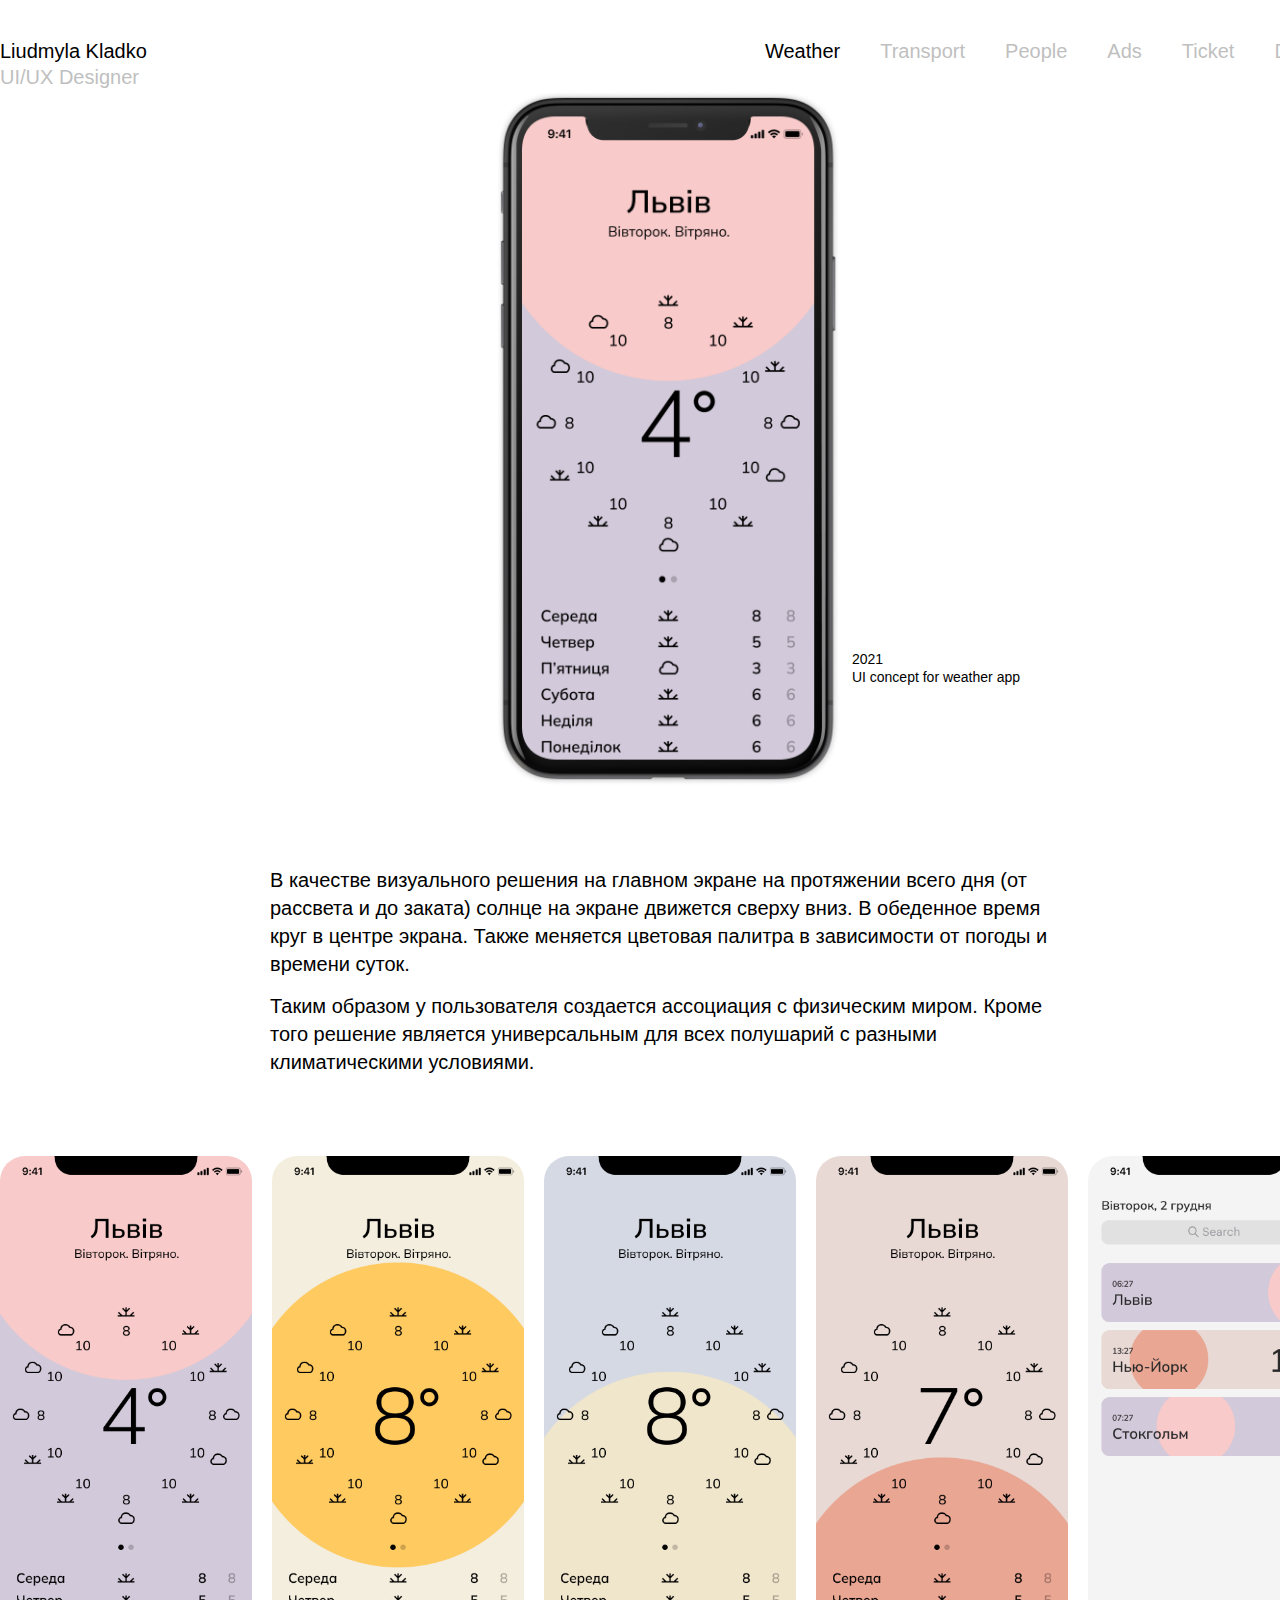
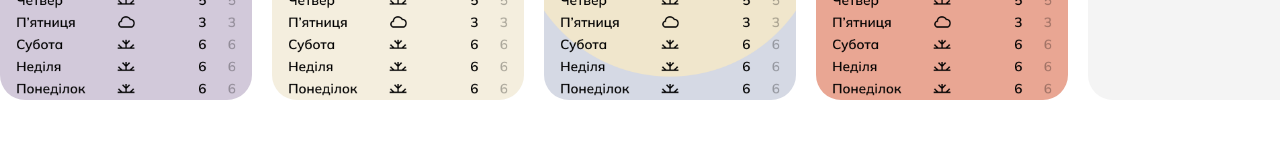
<file: index.html>
<!DOCTYPE html>
<html lang="en">

<head>
    <meta charset="UTF-8">
    <meta http-equiv="X-UA-Compatible" content="IE=edge">
    <meta name="viewport" content="width=device-width, initial-scale=1.0">
    <title>Portfolio</title>
    <link rel="stylesheet" href="css/styles.css">
</head>

<body>
    <div class="site-container">
        <header class="header">
            <div class="container header__container">
                <div class="left-info">
                    <h2 class="name">Liudmyla Kladko</h2>
                    <h2 class="title">UI/UX Designer</h2>
                </div>
                <div class="right-info">
                    <nav class="nav header__nav">
                        <ul class="nav__list">
                            <li class="nav__item"><a class="nav__link nav__link--current" href="index.html">Weather</a>
                            </li>
                            <li class="nav__item"><a class="nav__link" href="root.html">Transport</a></li>
                            <li class="nav__item"><a class="nav__link" href="people.html">People</a>
                            </li>
                            <li class="nav__item"><a class="nav__link" href="ads.html">Ads</a></li>
                            <li class="nav__item"><a class="nav__link" href="http://uz-ticket.webflow.io"
                                    target="_blank">Ticket</a>
                            </li>
                            <li class="nav__item"><a class="nav__link" href="daily.html"
                                >Daily ui</a>
                            </li>
                        </ul>
                    </nav>
                </div>
            </div>
        </header>
        <main class="main">
            <div class="container main__container weather__container">
                <section class="weather-hero">
                    <img class="hero__img" width="348" height="696" src="images/weather-main.png">
                    <div class="weather-hero__info">
                        <h3 class="hero__year">2021</h3>
                        <h3 class="hero__description">UI concept for weather app</h3>
                    </div>
                </section>
                <section class="text-weather">
                    <p>В качестве визуального решения на главном экране на протяжении всего дня (от рассвета и до
                        заката) солнце на экране движется сверху вниз. В обеденное время круг в центре экрана. Также
                        меняется цветовая палитра в зависимости от погоды и времени суток.
                    </p>
                    <br>
                    <p>Таким образом у пользователя создается ассоциация с физическим миром. Кроме того решение является
                        универсальным для всех полушарий с разными климатическими условиями.</p>
                </section>
                <section class="grid">
                    <ul class="grid__list">
                        <li class="grid__item grid__item--1">
                            <img src="images/Home_Morning.png" alt="">
                        </li>
                        <li class="grid__item grid__item--2">
                            <img src="images/Home_Day.png" alt="">
                        </li>
                        <li class="grid__item grid__item--3">
                            <img src="images/Home_Evening.png" alt="">
                        </li>
                        <li class="grid__item grid__item--4">
                            <img src="images/Home_Sunset.png" alt="">
                        </li>
                        <li class="grid__item grid__item--4">
                            <img src="images/cities.png" alt="">
                        </li>

                    </ul>
                </section>
            </div>
        </main>
    </div>
</body>

</html>
</file>
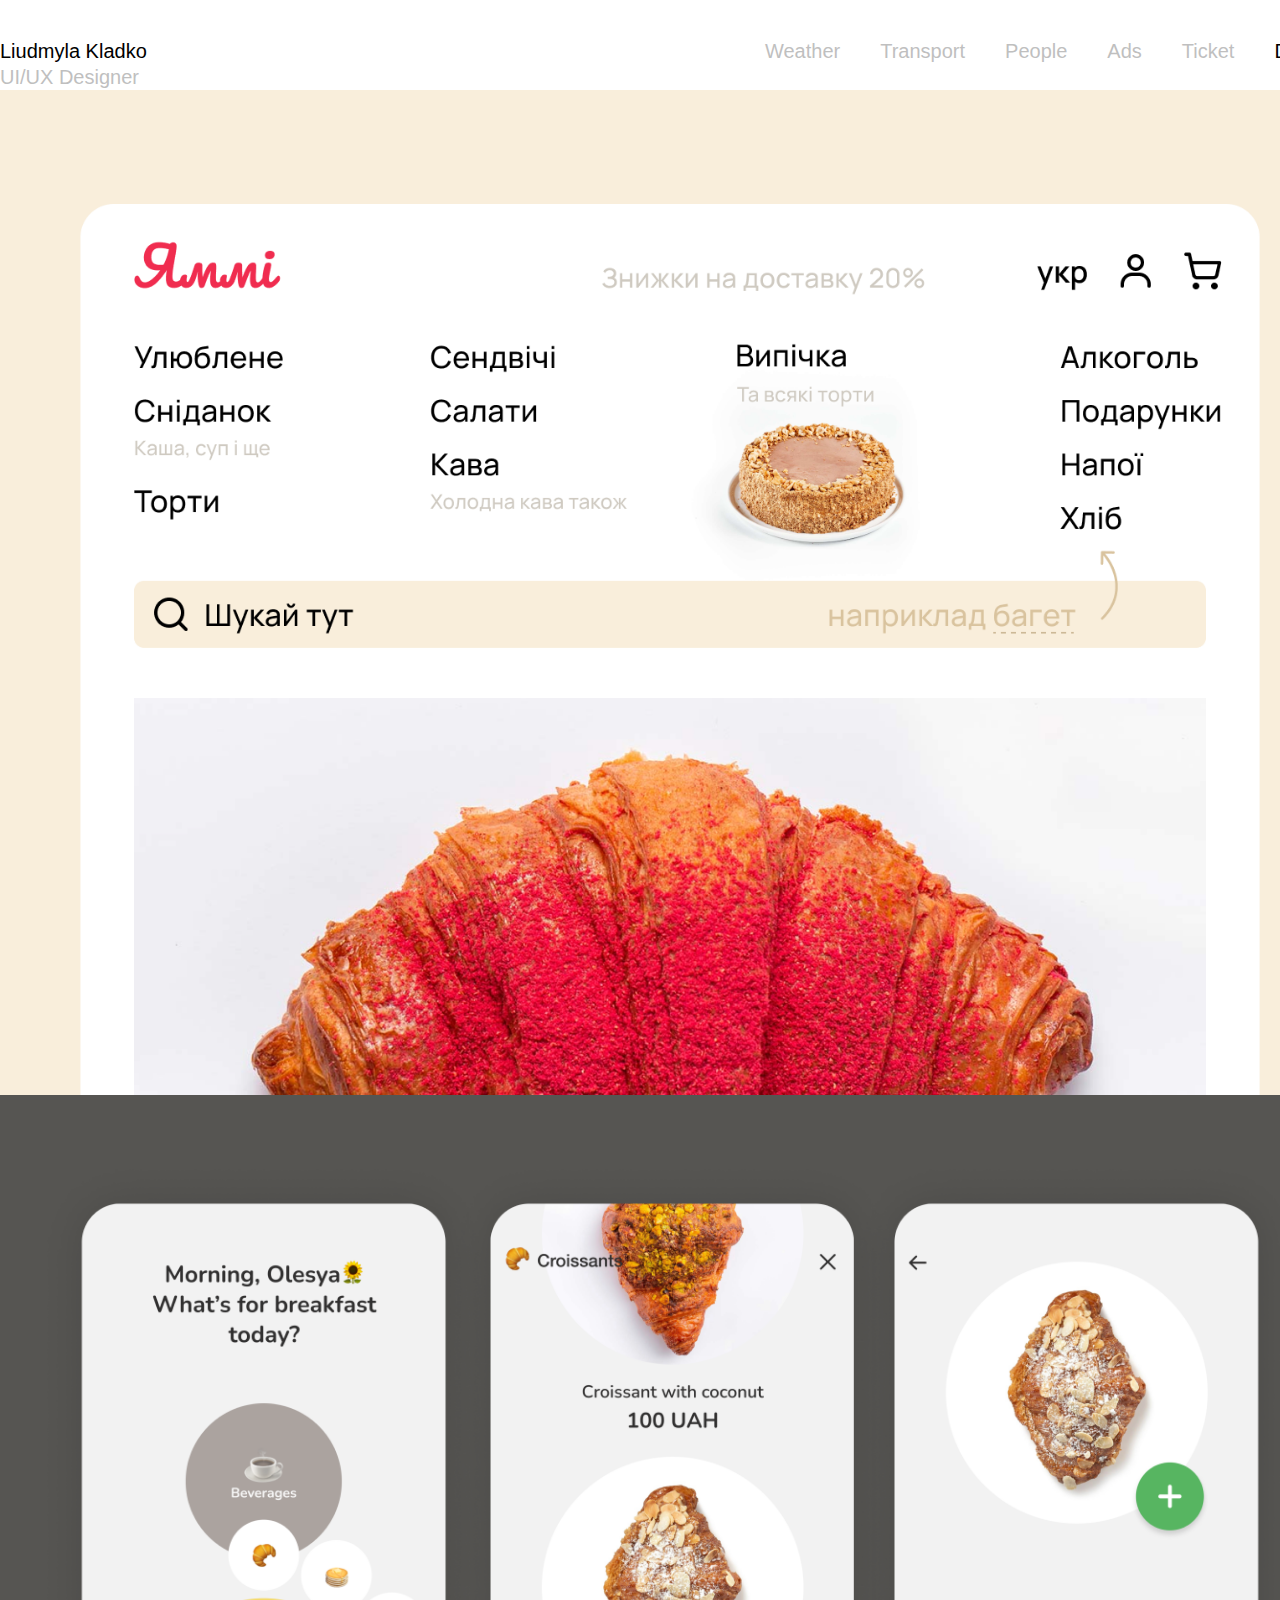
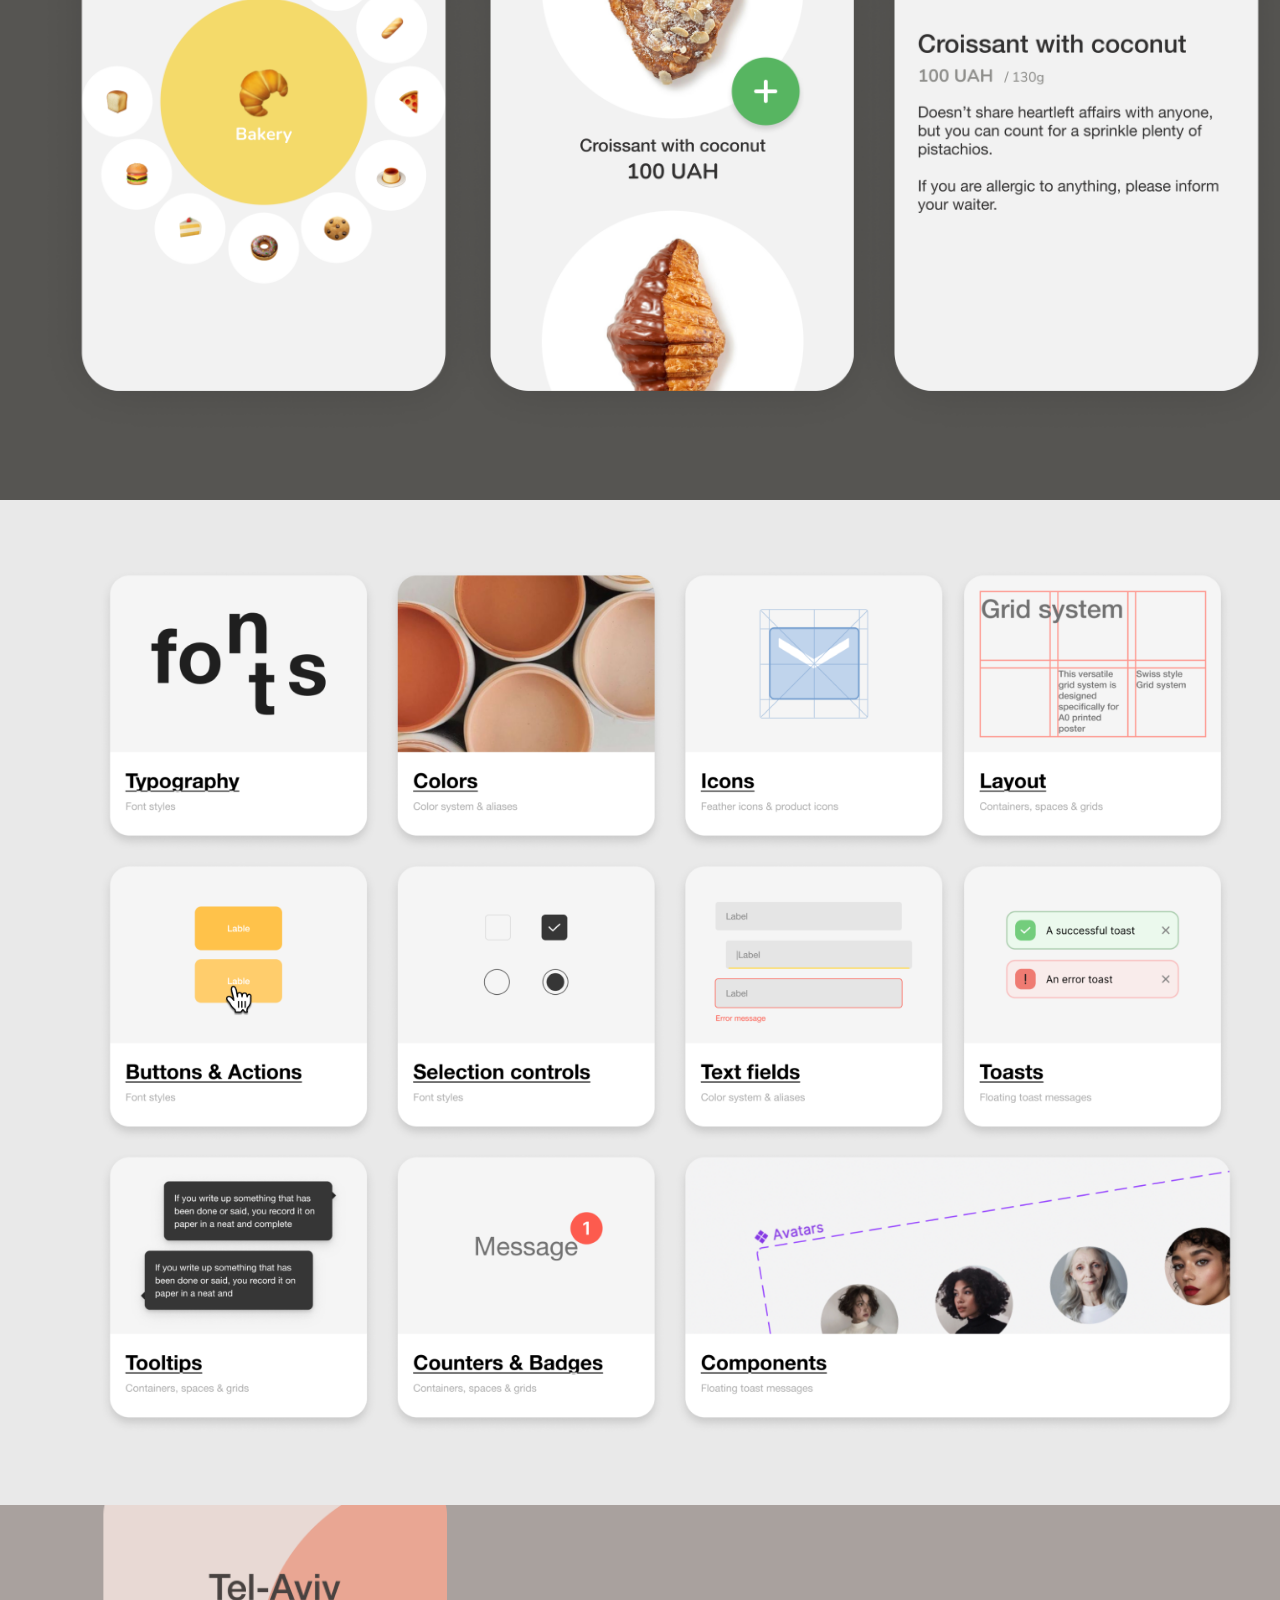
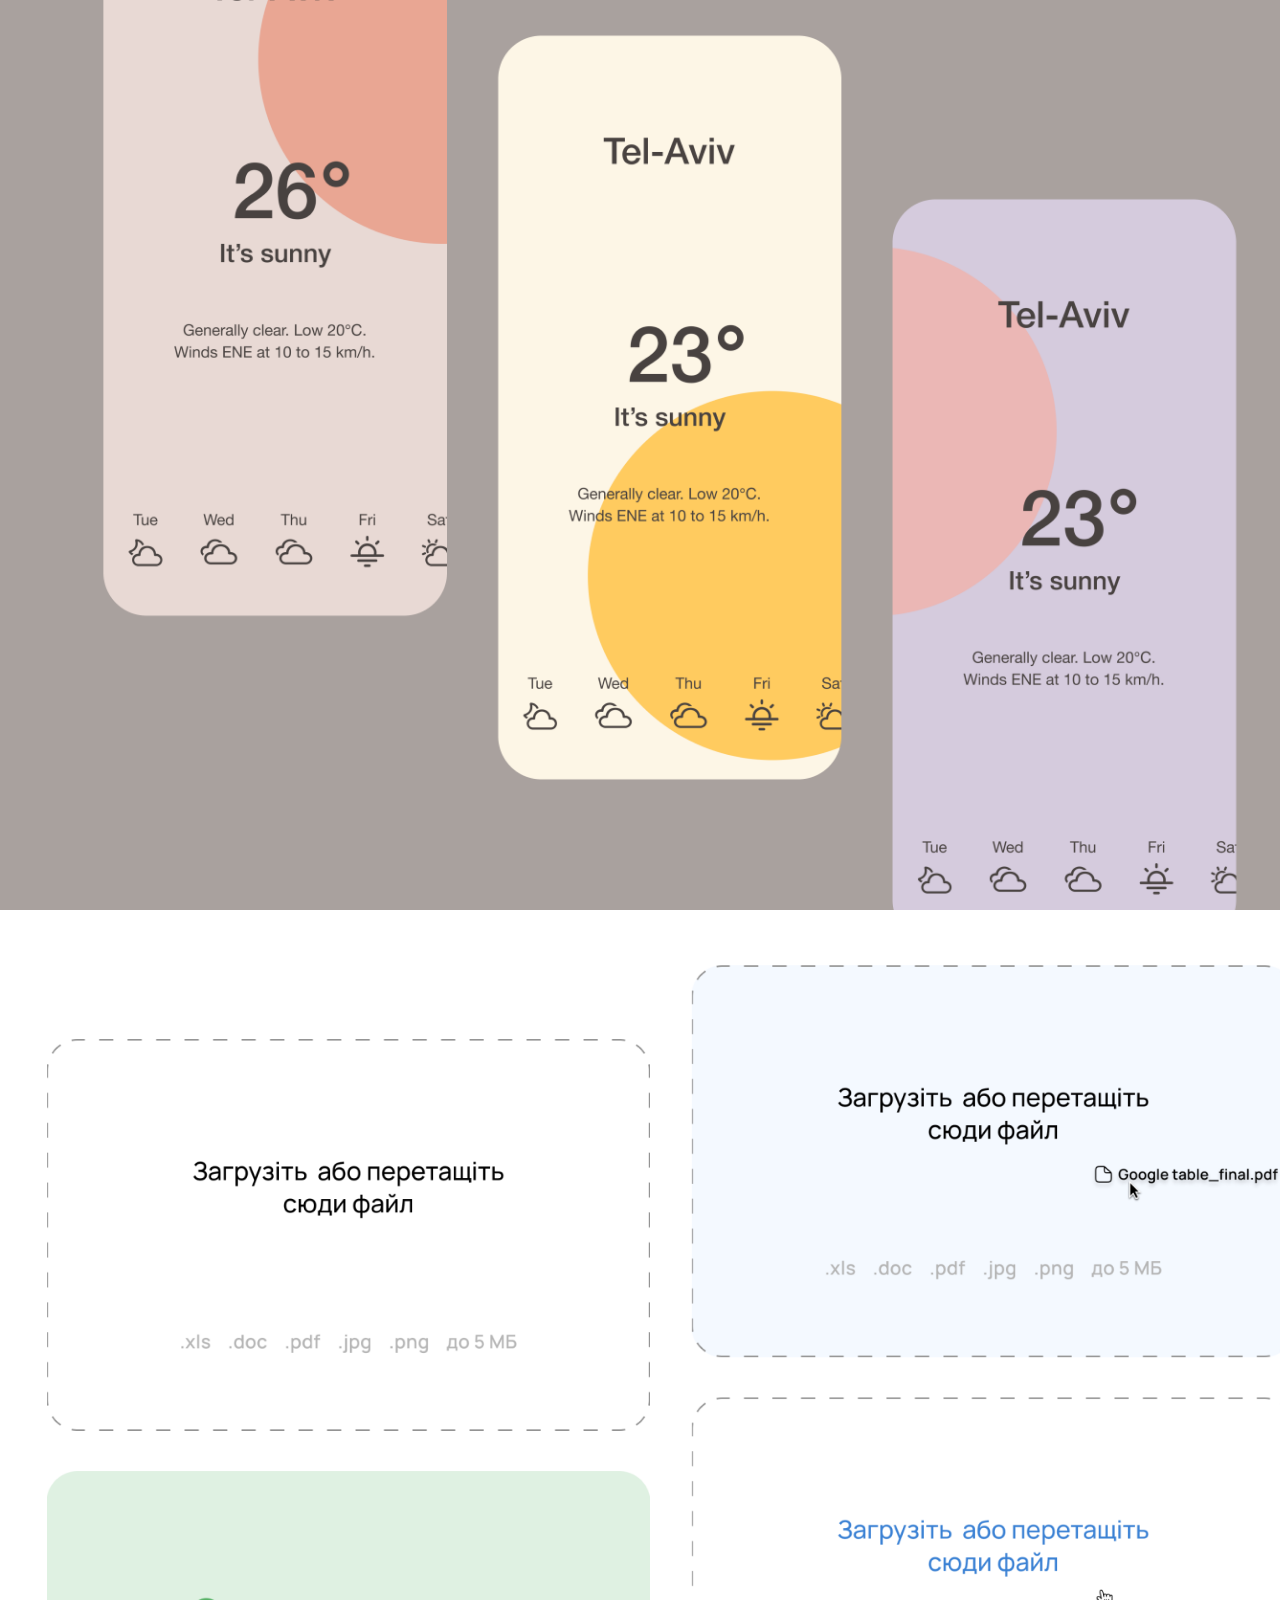
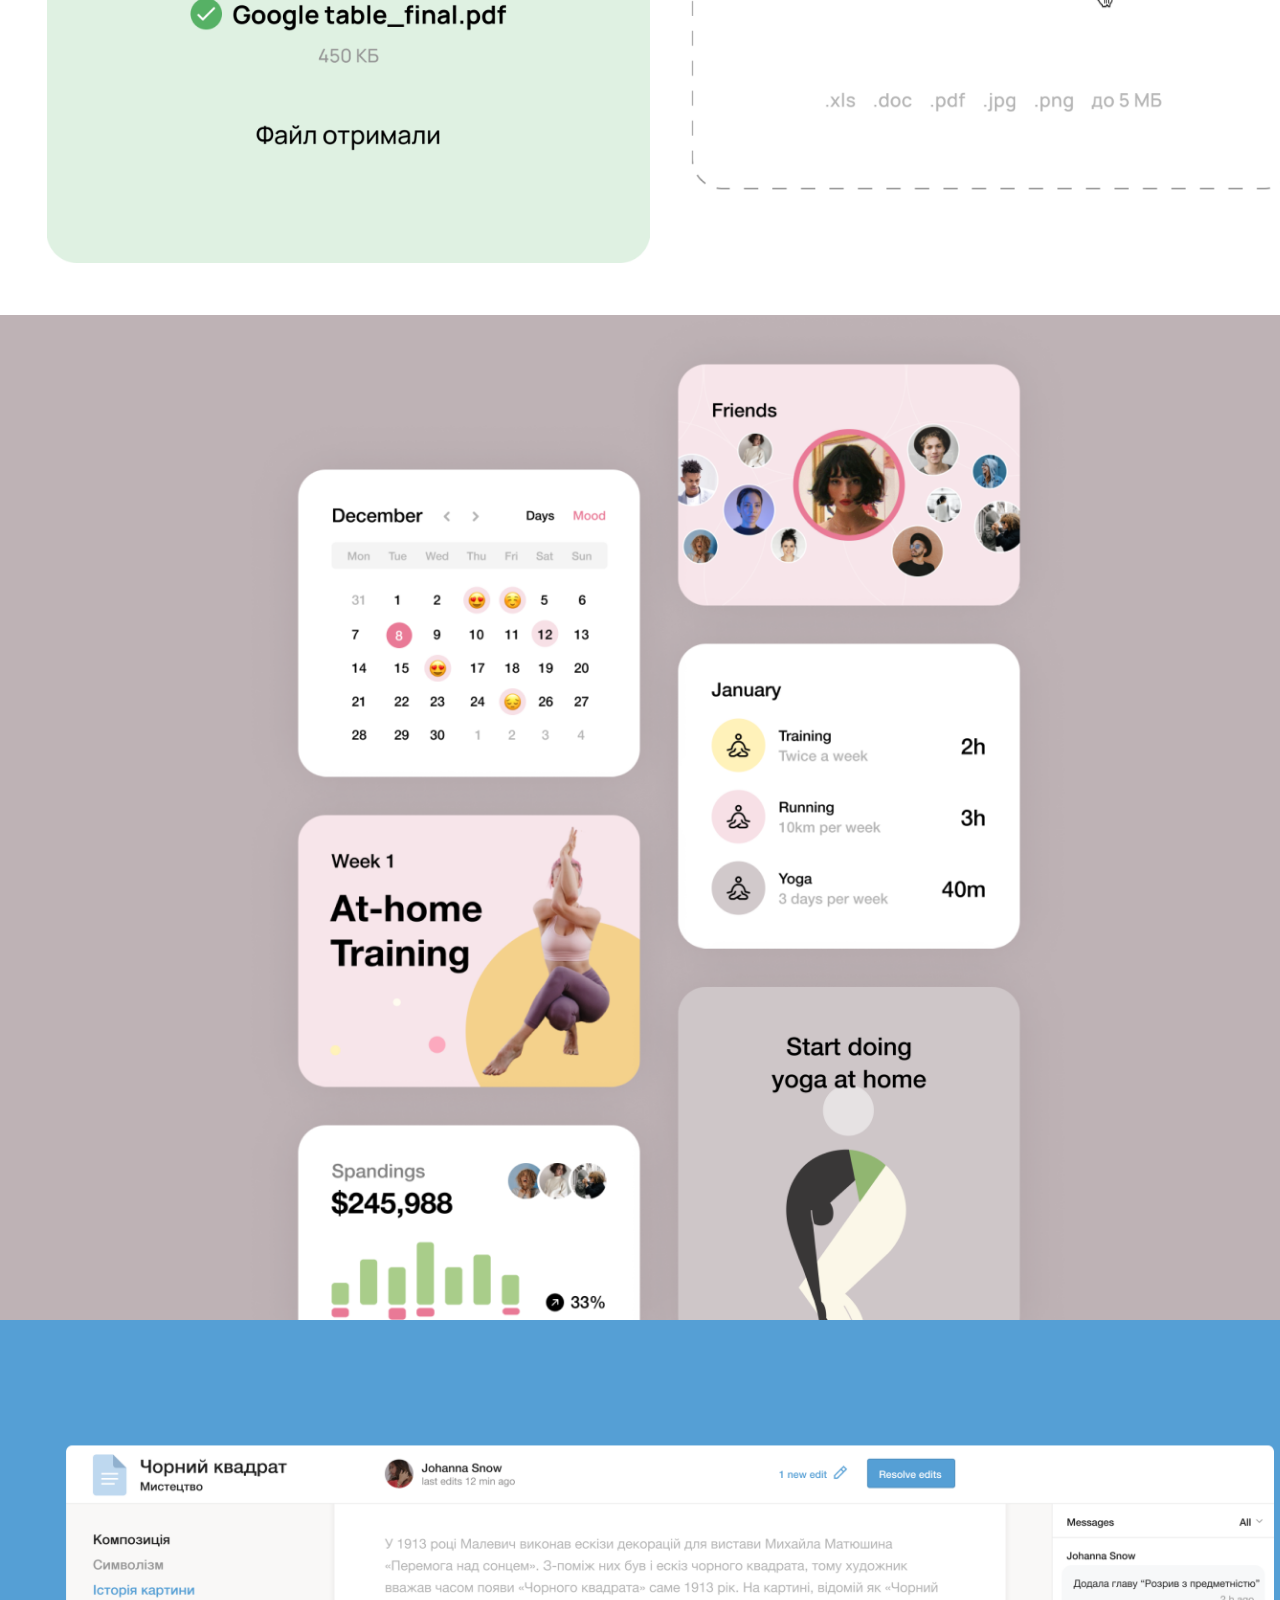
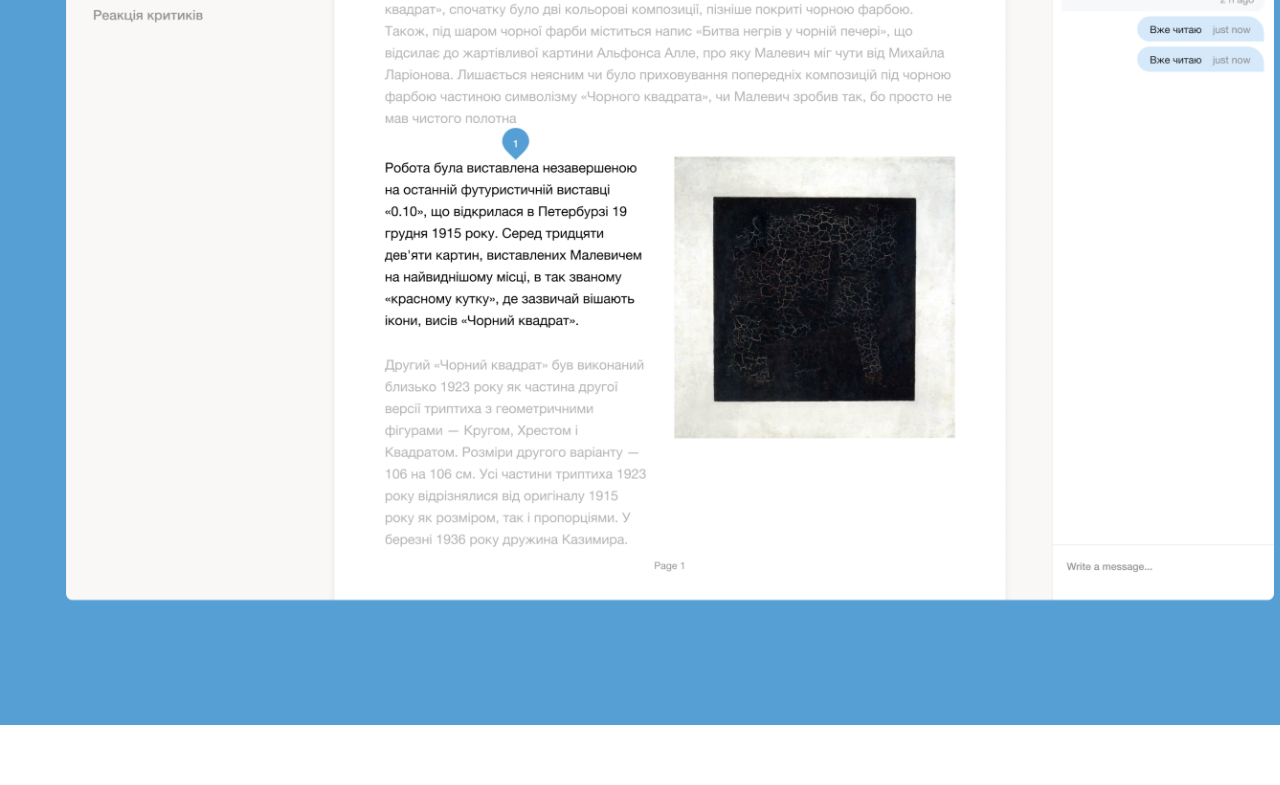
<file: daily.html>
<!DOCTYPE html>
<html lang="en">

<head>
    <meta charset="UTF-8">
    <meta http-equiv="X-UA-Compatible" content="IE=edge">
    <meta name="viewport" content="width=device-width, initial-scale=1.0">
    <title>Portfolio</title>
    <link rel="stylesheet" href="css/styles.css">
</head>

<body>
    <div class="site-container">
        <header class="header">
            <div class="container header__container">
                <div class="left-info">
                    <h2 class="name">Liudmyla Kladko</h2>
                    <h2 class="title">UI/UX Designer</h2>
                </div>
                <div class="right-info">
                    <nav class="nav header__nav">
                        <ul class="nav__list">
                            <li class="nav__item"><a class="nav__link" href="index.html">Weather</a></li>
                            <li class="nav__item"><a class="nav__link" href="root.html">Transport</a></li>
                            <li class="nav__item"><a class="nav__link" href="people.html">People</a>
                            </li>
                            <li class="nav__item"><a class="nav__link " href="ads.html">Ads</a></li>
                            <li class="nav__item"><a class="nav__link" href="http://uz-ticket.webflow.io"
                                    target="_blank">Ticket</a>
                            </li>
                            <li class="nav__item"><a class="nav__link nav__link--current" href="daily.html">Daily ui</a>
                            </li>
                        </ul>
                    </nav>
                </div>
            </div>
        </header>
        <main class="main">
            <div class="container main__container">
                <section class="images">
                    <ul class="grid">
                        <li class="grid-image">
                            <img class="grid-image-1" src="images/daily-1.png" alt="">
                        </li>
                        <li class="grid-image">
                            <img class="grid-image-1" src="images/grid-7.png" alt="">
                        </li>
                        
                        <li class="grid-image">
                            <img class="grid-image-3" src="images/daily-3.png" alt="">
                        </li>
                        <li class="grid-image">
                            <img class="grid-image-2" src="images/grid-2.png" alt="">
                        </li>
                        <li class="grid-image">
                            <img class="grid-image-4" src="images/daily-2.png" alt="">
                        </li>
                        <li class="grid-image">
                            <img class="grid-image-3" src="images/grid-3.png" alt="">
                        </li>
                        <li class="grid-image">
                            <img class="grid-image-5" src="images/grid-5.png" alt="">
                        </li>
                       
                    </ul>
                </section>
            </div>
        </main>
    </div>
</body>

</html>
</file>
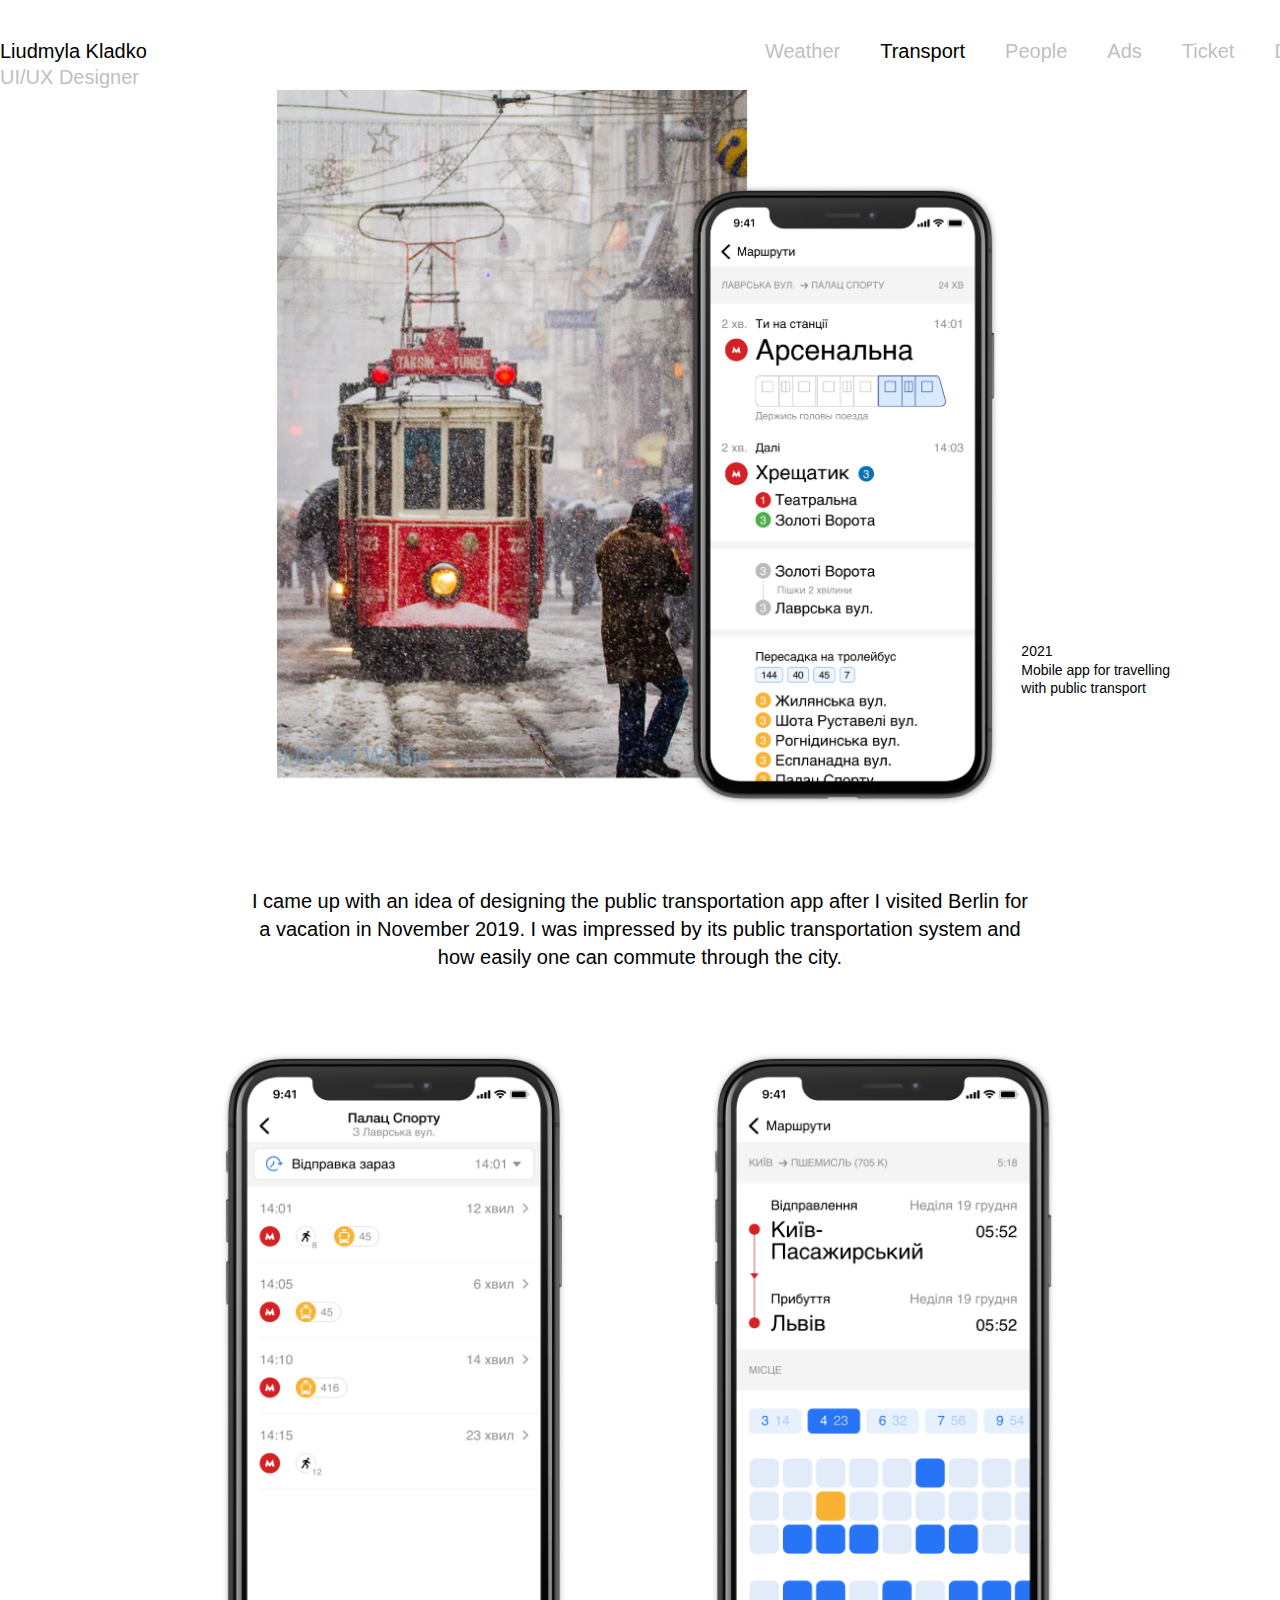
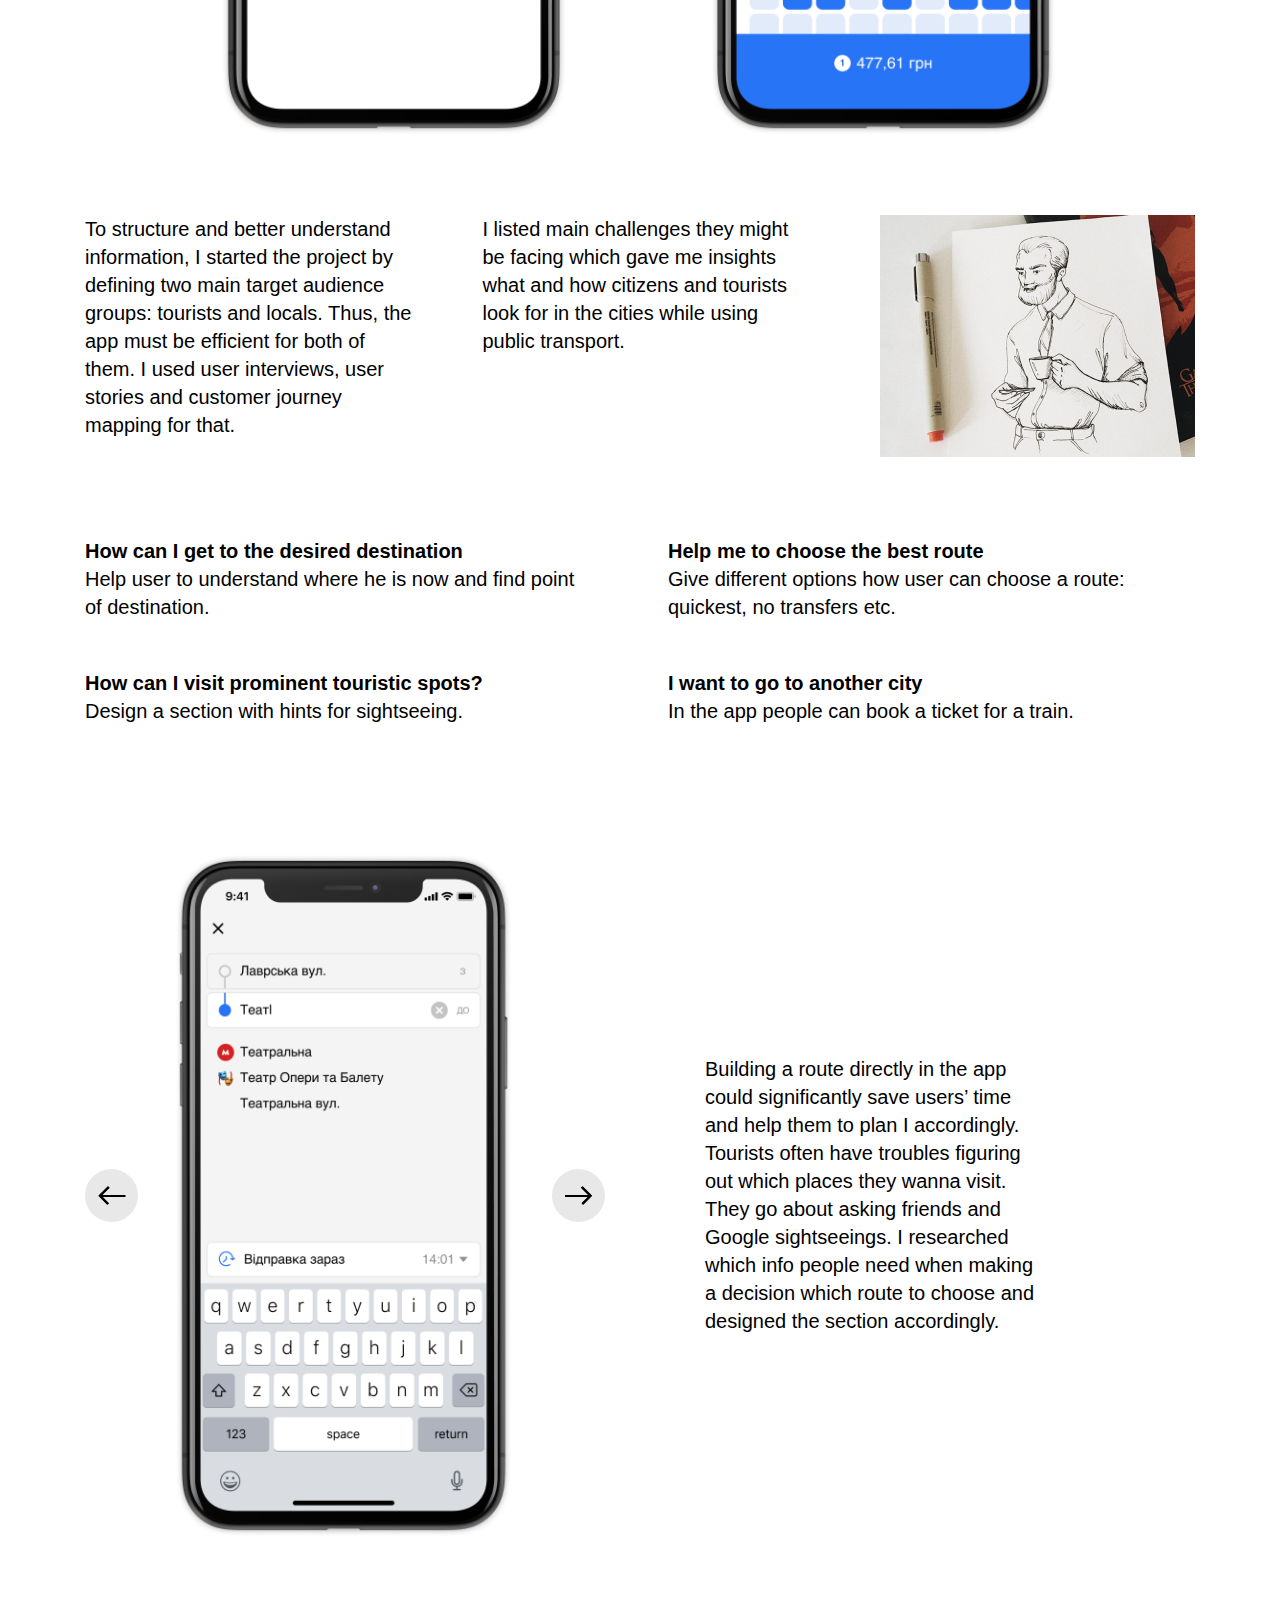
<file: root.html>
<!DOCTYPE html>
<html lang="en">

<head>
    <meta charset="UTF-8">
    <meta http-equiv="X-UA-Compatible" content="IE=edge">
    <meta name="viewport" content="width=device-width, initial-scale=1.0">
    <title>Portfolio</title>
    <link rel="stylesheet" href="css/styles.css">
</head>

<body>
    <div class="site-container">
        <header class="header">
            <div class="container header__container">
                <div class="left-info">
                    <h2 class="name">Liudmyla Kladko</h2>
                    <h2 class="title">UI/UX Designer</h2>
                </div>
                <div class="right-info">
                    <nav class="nav header__nav">
                        <ul class="nav__list">
                            <li class="nav__item"><a class="nav__link" href="index.html">Weather</a></li>
                            <li class="nav__item"><a class="nav__link nav__link--current" href="root.html">Transport</a>
                            </li>
                            <li class="nav__item"><a class="nav__link" href="people.html">People</a>
                            </li>
                            <li class="nav__item"><a class="nav__link" href="ads.html">Ads</a></li>
                            <li class="nav__item"><a class="nav__link" href="http://uz-ticket.webflow.io"
                                    target="_blank">Ticket</a>
                            </li>
                            <li class="nav__item"><a class="nav__link" href="daily.html">Daily ui</a>
                            </li>
                        </ul>
                    </nav>
                </div>
            </div>
        </header>
        <main class="main">
            <div class="container main__container transport__container">
                <section class="hero-transp">
                    <img class="hero__img" width="727" height="717" src="images/main-transp.png">
                    <div class="hero-transp__info">
                        <h3 class="hero__year">2021</h3>
                        <h3 class="hero__description">Mobile app for travelling <br> with public transport</h3>
                    </div>
                </section>
                <p class="text-transp">I came up with an idea of designing the public transportation app after I visited
                    Berlin for a
                    vacation in November 2019. I was impressed by its public transportation system and how easily one
                    can commute through the city.
                </p>
                <div class="two-screens">
                    <img src="images/two screens.png" width="840" height="684">
                </div>
                <section class="text-col">
                    <p>To structure and better understand information, I started the project by defining two main target
                        audience groups: tourists and locals. Thus, the app must be efficient for both of them. I used
                        user interviews, user stories and customer journey mapping for that. </p>
                    <p>I listed main challenges they might be facing which gave me insights what and how citizens and
                        tourists look for in the cities while using public transport.</p>
                    <img src="images/sketch.png" width="315" height="242">
                </section>
                <section class="questions">
                    <ul class="questions__list">
                        <li class="questions__item">
                            <p class="bold">How can I get to the desired destination</p>
                            <p class="answer">Help user to understand where he is now and find point <br> of
                                destination.</p>
                        </li>
                        <li class="questions__item">
                            <p class="bold">Help me to choose the best route</p>
                            <p class="answer">Give different options how user can choose a route: <br> quickest, no
                                transfers
                                etc.</p>
                        </li>
                        <li class="questions__item">
                            <p class="bold">How can I visit prominent touristic spots?</p>
                            <p class="answer">Design a section with hints for sightseeing.</p>
                        </li>
                        <li class="questions__item">
                            <p class="bold">I want to go to another city</p>
                            <p class="answer">In the app people can book a ticket for a train.</p>
                        </li>
                    </ul>
                </section>
                <section class="with-slider">
                    <div class="slider__container">
                        <button class="slider-prev">
                            <img src="images/arrow-prev.svg" alt="">
                        </button>
                        <div class="slider">
                            <div class="slider-line">
                                <img src="images/slide-1.png" width="342" height="684">
                                <img src="images/slide-2.png" width="342" height="684">
                                <img src="images/slide-3.png" width="342" height="684">
                            </div>
                        </div>
                        <button class="slider-next">
                            <img src="images/arrow-next.svg" alt="">
                        </button>
                    </div>
                    <p class="slider-text">Building a route directly in the app could significantly save users’ time and
                        help them to plan I accordingly. Tourists often have troubles figuring out which places they
                        wanna visit. They go about asking friends and Google sightseeings. I researched which info
                        people need when making a decision which route to choose and designed the section accordingly.
                    </p>
                </section>
            </div>
        </main>
    </div>
    <script src="js/index.js"></script>
</body>

</html>
</file>
<file: css/styles.css>
* {
  padding: 0;
  margin: 0;
  border: 0;
  font-family: Helvetica Neue, sans-serif;
}

*, *:before, *:after {
  box-sizing: border-box;
}

:focus, :active {
  outline: none;
}

a:focus, a:active {
  outline: none;
}

nav, footer, header, aside {
  display: block;
}

html, body {
  height: 100%;
  width: 100%;
  font-family: "Helvetica", sans-serif;
  font-size: 100%;
  line-height: 1;
  font-size: 14px;
  -ms-text-size-adjust: 100%;
  -moz-text-size-adjust: 100%;
  -webkit-text-size-adjust: 100%;
}

input, button, textarea {
  font-family: inherit;
}

input::-ms-clear {
  display: none;
}

button {
  cursor: pointer;
}

button::-moz-focus-inner {
  padding: 0;
  border: 0;
}

a, a:visited {
  text-decoration: none;
}

a:hover {
  text-decoration: none;
}

ul li {
  list-style: none;
}

img {
  vertical-align: top;
}

h1, h2, h3, h4, h5, h6 {
  font-size: inherit;
  font-weight: 400;
}

body {
  margin: 0;
}

img {
  max-width: 100%;
}

a {
  color: inherit;
}

.site-container {
  overflow: hidden;
}

.is-hidden {
  display: none !important;
}

.btn-reset {
  border: none;
  background: transparent;
  cursor: pointer;
}

.container {
  margin: 0 auto;
  width: 1340px;
}

p {
  font-family: Helvetica Neue, sans-serif;
  font-weight: 400;
  font-size: 20px;
  width: 800px;
  font-size: 20px;
  line-height: 140%;
}

h2, .nav__link {
  font-size: 20px;
  line-height: 130%;
}

.title {
  color: #BFBFBF;
}

.header {
  margin-top: 38px;
}
.header__container {
  display: flex;
  justify-content: space-between;
}
.header .nav__list {
  display: flex;
}
.header .nav__link {
  color: #BFBFBF;
}
.header .nav__link--current {
  color: black;
}
.header .nav__item:not(:last-child) {
  margin-right: 40px;
}

.in, .tel {
  width: 20px;
  margin-right: 10px;
}

.hero {
  display: flex;
  align-items: center;
  justify-content: center;
  flex-direction: column;
  margin-bottom: 80px;
  position: relative;
}
.hero__info {
  position: absolute;
  bottom: 110px;
  right: 350px;
  line-height: 130%;
}
.hero__link {
  font-size: 30px;
  line-height: 120%;
  border-bottom: 2px solid black;
}

.grid {
  margin-bottom: 60px;
}
.grid__list {
  display: grid;
  grid-template-columns: repeat(5, 1fr);
  gap: 20px;
}
.grid__item img, .grid video {
  width: 252px;
  height: 544px;
  border-radius: 25px;
}

.link {
  display: flex;
  justify-content: center;
  margin-bottom: 100px;
}

.transport__container {
  width: 1110px;
}

.hero-transp {
  display: flex;
  align-items: center;
  justify-content: center;
  flex-direction: column;
  margin-bottom: 80px;
  position: relative;
}

.hero-transp__info {
  line-height: 130%;
  position: absolute;
  bottom: 110px;
  right: 25px;
}

.text-transp {
  margin: 0 auto;
  text-align: center;
  width: 780px;
  margin-bottom: 80px;
}

.two-screens {
  display: flex;
  justify-content: center;
  margin-bottom: 80px;
}

.text-col {
  display: flex;
  margin: 0 auto;
  margin-bottom: 80px;
}

.text-col p {
  margin-right: 68px;
}

.questions {
  margin-bottom: 80px;
}
.questions__list {
  display: flex;
  flex-wrap: wrap;
}
.questions__item {
  max-width: 520px;
  margin-bottom: 48px;
  line-height: 150%;
}
.questions__item .bold {
  font-weight: 600;
}
.questions__item:nth-child(odd) {
  margin-right: 63px;
}

.with-slider {
  display: flex;
  align-items: center;
  margin-bottom: 80px;
}

.slider__container {
  display: flex;
  align-items: center;
}
.slider__container button {
  height: 53px;
  width: 53px;
  background-color: #E8E8E8;
  border-radius: 30px;
  position: relative;
  display: flex;
  align-items: center;
  justify-content: center;
}
.slider__container .slider-prev {
  margin-right: 36px;
}
.slider__container .slider-prev::after {
  content: "";
  position: absolute;
  background-image: url("/images/arrow-prev.svg");
  width: 28px;
  height: 28px;
  background-repeat: no-repeat;
  background-position: center;
}
.slider__container .slider-next::after {
  content: "";
  position: absolute;
  background-image: url("/images/arrow-next.svg");
  width: 28px;
  height: 28px;
  background-repeat: no-repeat;
  background-position: center;
}

.slider {
  width: 342px;
  overflow: hidden;
  margin-right: 36px;
}

.slider-line {
  width: 1026px;
  display: flex;
  position: relative;
  left: 0;
  transition: all ease 0.5s;
}

.slider-text {
  width: 436px;
  padding-left: 100px;
}

.text-weather {
  display: flex;
  flex-direction: column;
  align-items: center;
  margin-bottom: 80px;
}

.weather-hero {
  display: flex;
  align-items: center;
  justify-content: center;
  flex-direction: column;
  margin-bottom: 80px;
  position: relative;
}

.weather-hero__info {
  position: absolute;
  right: 320px;
  bottom: 100px;
  line-height: 130%;
}

.ads-hero {
  padding-top: 50px;
  display: flex;
  align-items: center;
  justify-content: center;
  flex-direction: column;
  margin-bottom: 80px;
  position: relative;
}

.ads-hero__info {
  position: absolute;
  bottom: 110px;
  right: 50px;
  line-height: 130%;
}/*# sourceMappingURL=styles.css.map */
</file>
